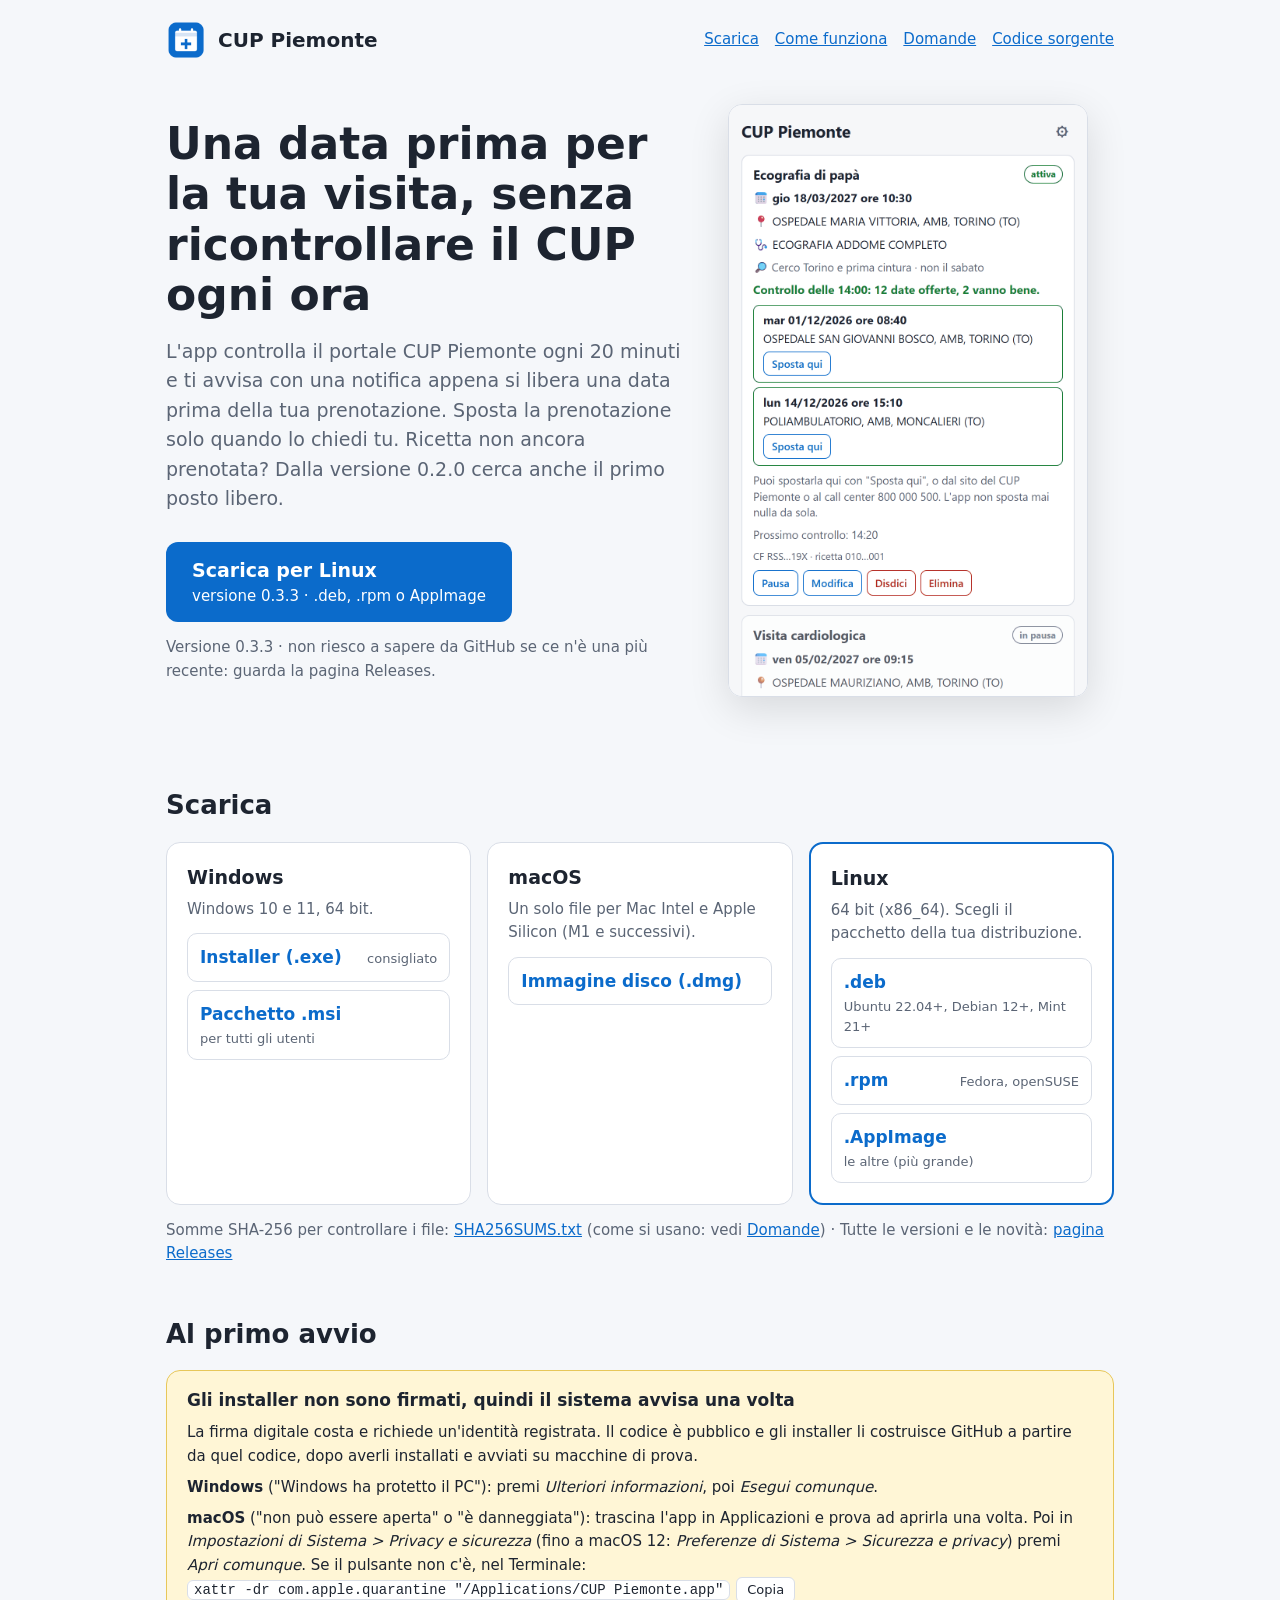
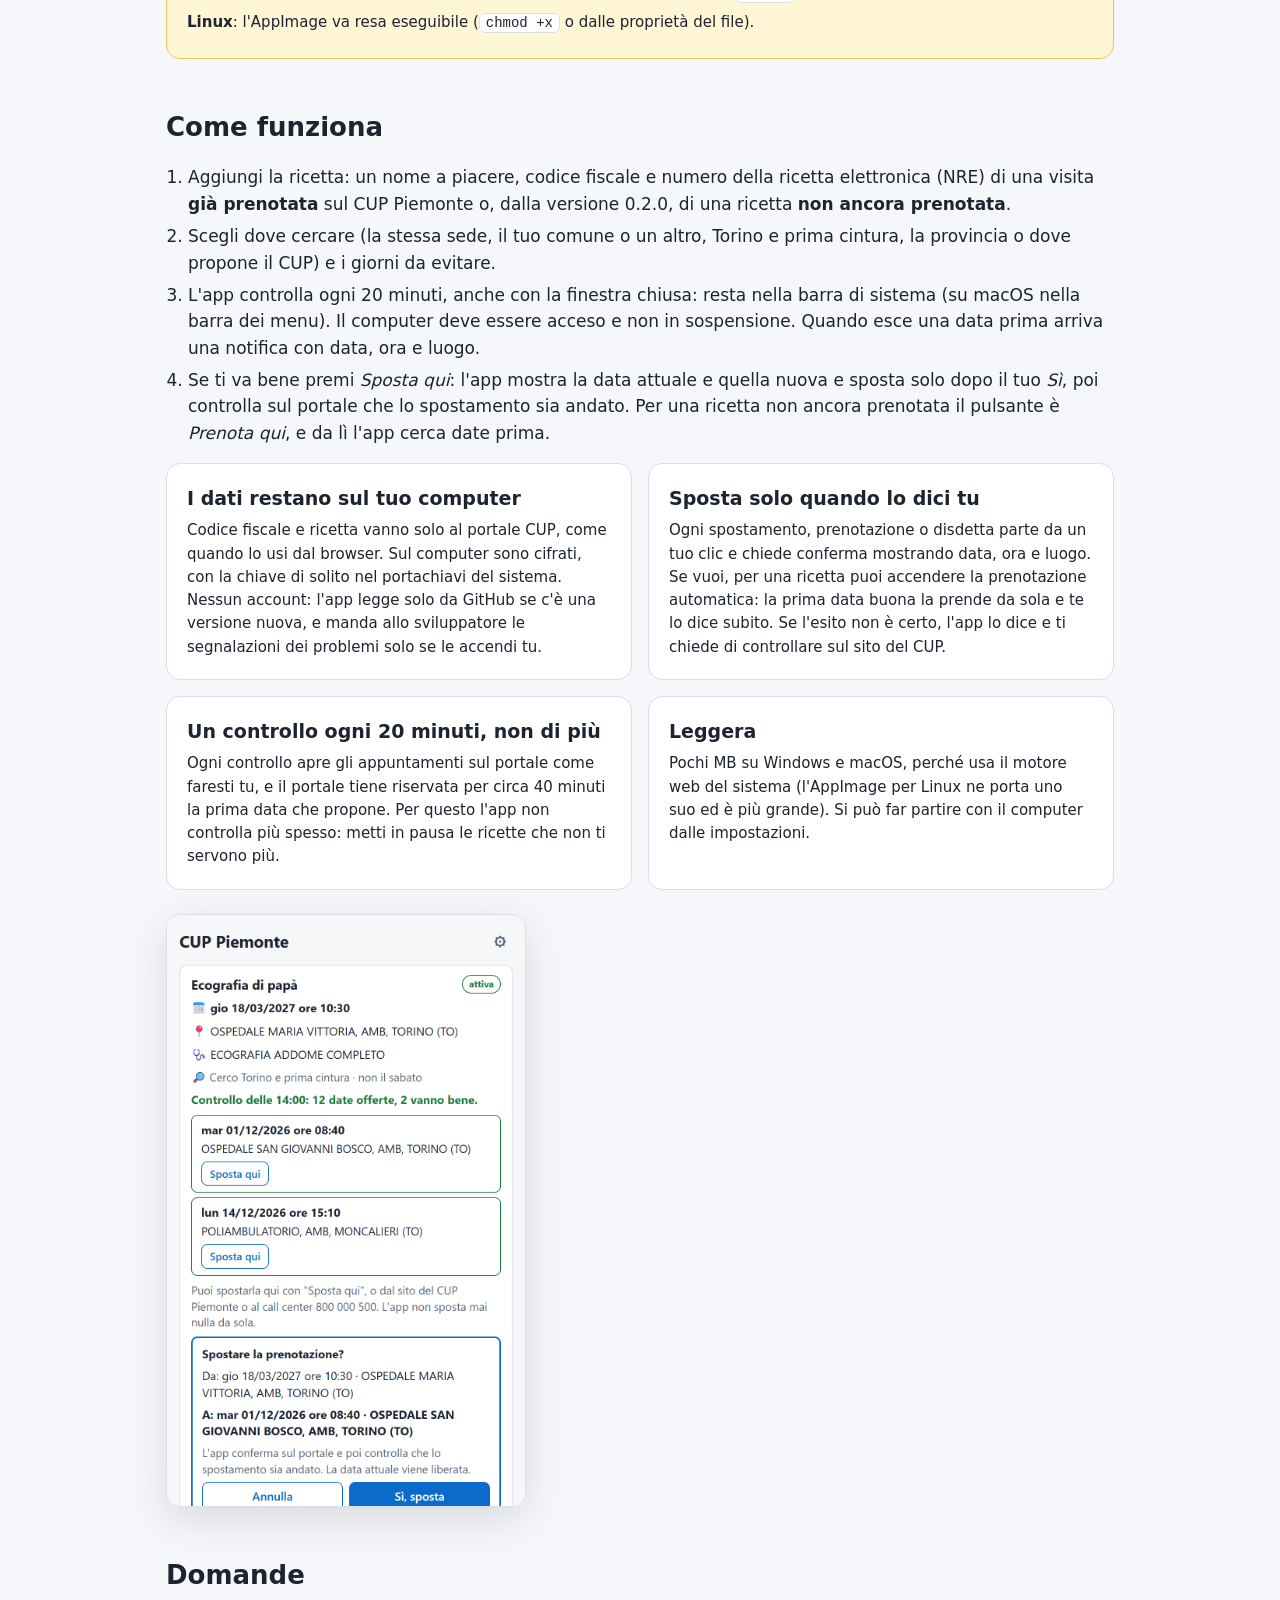
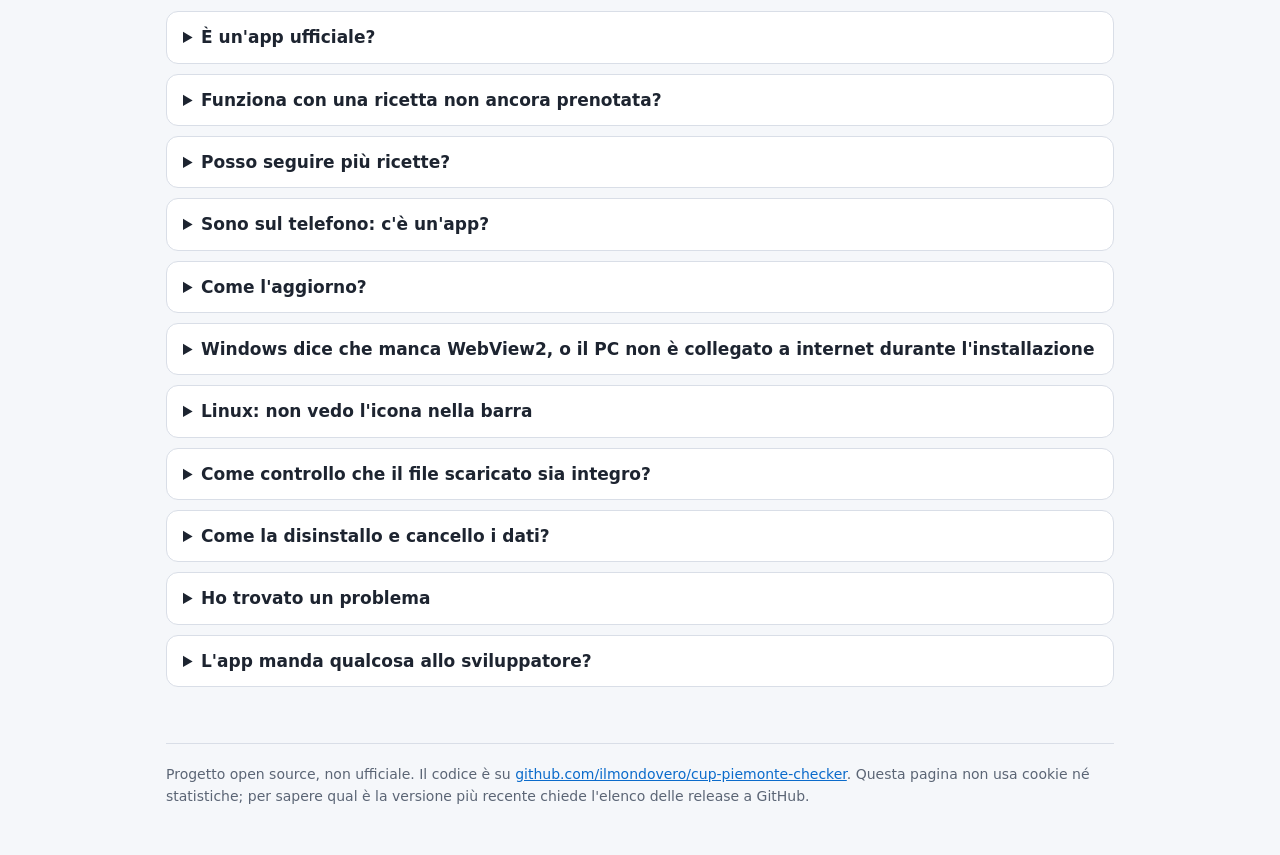
<file: docs/index.html>
<!doctype html>
<html lang="it">
<head>
<meta charset="utf-8">
<meta name="viewport" content="width=device-width, initial-scale=1">
<meta name="color-scheme" content="light dark">
<title>CUP Piemonte: scarica l'app</title>
<meta name="description" content="App gratuita per Windows, macOS e Linux: controlla il CUP Piemonte ogni 20 minuti e ti avvisa quando si libera una data prima della tua prenotazione.">
<meta property="og:title" content="CUP Piemonte: l'app che cerca una data prima">
<meta property="og:description" content="Controlla il CUP Piemonte al posto tuo e ti avvisa quando si libera una data prima. Gratuita, open source, i dati restano sul tuo computer.">
<meta property="og:image" content="https://ilmondovero.github.io/cup-piemonte-checker/img/anteprima.png">
<meta property="og:image:width" content="1280">
<meta property="og:image:height" content="640">
<meta property="og:url" content="https://ilmondovero.github.io/cup-piemonte-checker/">
<meta property="og:type" content="website">
<meta property="og:locale" content="it_IT">
<meta name="twitter:card" content="summary_large_image">
<link rel="icon" href="img/icona.png">
<style>
:root {
  --sfondo: #f5f7fa; --carta: #ffffff; --testo: #1d2430; --tenue: #5b6575; --bordo: #d9dee7;
  --link: #0b6bcb; --pulsante: #0b6bcb; --pulsante-su: #0956a3; --giallo: #fff6d6; --giallo-bordo: #e7c75a;
}
@media (prefers-color-scheme: dark) {
  :root {
    --sfondo: #12161c; --carta: #1b2129; --testo: #e6e9ee; --tenue: #a9b3c1; --bordo: #2f3946;
    --link: #6aaef0; --pulsante: #1d64b0; --pulsante-su: #17548f; --giallo: #2d2814; --giallo-bordo: #7a6420;
  }
}
* { box-sizing: border-box; }
body { margin: 0; background: var(--sfondo); color: var(--testo);
  font: 17px/1.55 system-ui, -apple-system, "Segoe UI", Roboto, Ubuntu, sans-serif; }
a { color: var(--link); }
main { max-width: 980px; margin: 0 auto; padding: 0 16px 48px; }
header.testa { display: flex; align-items: center; gap: 12px; padding: 20px 0; }
header.testa img { width: 40px; height: 40px; }
header.testa b { font-size: 20px; }
header.testa nav { margin-left: auto; display: flex; gap: 16px; font-size: 15px; }
.eroe { display: grid; grid-template-columns: minmax(0, 1.15fr) minmax(0, .85fr); gap: 40px; align-items: center; padding: 24px 0 40px; }
h1 { font-size: clamp(28px, 5vw, 44px); line-height: 1.15; margin: 0 0 16px; }
.sotto { font-size: 19px; color: var(--tenue); margin: 0 0 28px; }
.scarica { display: inline-flex; flex-direction: column; align-items: flex-start; background: var(--pulsante); color: #fff;
  text-decoration: none; padding: 14px 26px; border-radius: 12px; font-weight: 700; font-size: 19px; }
.scarica:hover, .scarica:focus-visible { background: var(--pulsante-su); }
.scarica small { font-weight: 400; font-size: 15px; }
.dopo { margin: 14px 0 0; font-size: 15px; color: var(--tenue); }
.nota { margin: 14px 0 0; font-size: 15px; padding: 10px 14px; border-radius: 10px; background: var(--giallo);
  border: 1px solid var(--giallo-bordo); }
.nota[hidden] { display: none; }
.schermo { display: block; width: 100%; max-width: 360px; height: auto; justify-self: center; border-radius: 14px;
  border: 1px solid var(--bordo); box-shadow: 0 12px 40px rgba(0,0,0,.12); }
h2 { font-size: 26px; margin: 48px 0 16px; }
h3 { margin: 0 0 6px; font-size: 19px; }
.griglia { display: grid; grid-template-columns: repeat(3, minmax(0, 1fr)); gap: 16px; }
.carta { background: var(--carta); border: 1px solid var(--bordo); border-radius: 14px; padding: 20px; }
.carta p { margin: 0 0 12px; color: var(--tenue); font-size: 15px; }
.carta.tuo { border: 2px solid var(--pulsante); }
.file { display: flex; flex-wrap: wrap; justify-content: space-between; gap: 2px 8px; align-items: baseline; padding: 10px 12px;
  border: 1px solid var(--bordo); border-radius: 10px; text-decoration: none; color: var(--testo); margin-top: 8px; }
.file:hover, .file:focus-visible { border-color: var(--link); }
.file b { color: var(--link); }
.file span { color: var(--tenue); font-size: 13px; }
.file.assente { opacity: .55; pointer-events: none; }
.punti { display: grid; grid-template-columns: repeat(2, minmax(0, 1fr)); gap: 16px; }
.punti .carta p { color: var(--testo); margin: 0; }
.avviso { background: var(--giallo); border: 1px solid var(--giallo-bordo); border-radius: 14px; padding: 16px 20px; }
.avviso h3 { font-size: 17px; margin-bottom: 8px; }
.avviso p { margin: 8px 0; font-size: 15px; }
code { font: 14px ui-monospace, SFMono-Regular, Consolas, monospace; background: var(--carta); border: 1px solid var(--bordo);
  border-radius: 6px; padding: 1px 6px; overflow-wrap: anywhere; }
.copia { font: inherit; font-size: 13px; margin-left: 6px; padding: 2px 10px; border-radius: 6px; border: 1px solid var(--bordo);
  background: var(--carta); color: var(--testo); cursor: pointer; }
.passi { padding-left: 22px; } .passi li { margin: 6px 0; }
details { background: var(--carta); border: 1px solid var(--bordo); border-radius: 12px; padding: 12px 16px; margin: 10px 0; }
summary { cursor: pointer; font-weight: 600; }
details p, details ul { font-size: 15px; margin: 10px 0 0; }
details li { margin: 4px 0; }
footer { margin-top: 56px; padding-top: 20px; border-top: 1px solid var(--bordo); color: var(--tenue); font-size: 14px; }
@media (max-width: 760px) {
  .eroe, .griglia, .punti { grid-template-columns: minmax(0, 1fr); }
  .eroe { gap: 24px; padding-top: 8px; }
  header.testa nav { display: none; }
  .scarica { width: 100%; }
}
</style>
</head>
<body>
<main>
  <header class="testa">
    <img src="img/icona.png" alt="">
    <b>CUP Piemonte</b>
    <nav>
      <a href="#scarica">Scarica</a>
      <a href="#come">Come funziona</a>
      <a href="#domande">Domande</a>
      <a href="https://github.com/ilmondovero/cup-piemonte-checker">Codice sorgente</a>
    </nav>
  </header>

  <section class="eroe">
    <div>
      <h1>Una data prima per la tua visita, senza ricontrollare il CUP ogni ora</h1>
      <p class="sotto">L'app controlla il portale CUP Piemonte ogni 20 minuti e ti avvisa con una notifica appena si
        libera una data prima della tua prenotazione. Sposta la prenotazione solo quando lo chiedi tu. Ricetta non
        ancora prenotata? Dalla versione 0.2.0 cerca anche il primo posto libero.</p>
      <a class="scarica" id="principale" href="#scarica">
        <span id="principale-testo">Scarica l'app</span><small id="principale-info">Windows, macOS e Linux</small>
      </a>
      <p class="dopo" id="versione">Versione 0.3.3 (di prova) · gratuita e open source</p>
      <p class="nota" id="nota" hidden></p>
    </div>
    <picture>
      <source srcset="img/app-scuro.png" media="(prefers-color-scheme: dark)">
      <img class="schermo" src="img/app.png" width="460" height="760"
        alt="L'app con una prenotazione e due date prima trovate dal controllo, ognuna con il pulsante Sposta qui">
    </picture>
  </section>

  <section id="scarica">
    <h2>Scarica</h2>
    <div class="griglia">
      <div class="carta" data-os="windows">
        <h3>Windows</h3>
        <p>Windows 10 e 11, 64 bit.</p>
        <a class="file" data-file="setup" href="https://github.com/ilmondovero/cup-piemonte-checker/releases/download/app-v0.3.3/CUP-Piemonte_0.3.3_x64-setup.exe"><b>Installer (.exe)</b><span data-nota="consigliato">consigliato</span></a>
        <a class="file" data-file="msi" href="https://github.com/ilmondovero/cup-piemonte-checker/releases/download/app-v0.3.3/CUP-Piemonte_0.3.3_x64.msi"><b>Pacchetto .msi</b><span data-nota="per tutti gli utenti">per tutti gli utenti</span></a>
      </div>
      <div class="carta" data-os="macos">
        <h3>macOS</h3>
        <p>Un solo file per Mac Intel e Apple Silicon (M1 e successivi).</p>
        <a class="file" data-file="dmg" href="https://github.com/ilmondovero/cup-piemonte-checker/releases/download/app-v0.3.3/CUP-Piemonte_0.3.3_universal.dmg"><b>Immagine disco (.dmg)</b><span data-nota=""></span></a>
      </div>
      <div class="carta" data-os="linux">
        <h3>Linux</h3>
        <p>64 bit (x86_64). Scegli il pacchetto della tua distribuzione.</p>
        <a class="file" data-file="deb" href="https://github.com/ilmondovero/cup-piemonte-checker/releases/download/app-v0.3.3/CUP-Piemonte_0.3.3_amd64.deb"><b>.deb</b><span data-nota="Ubuntu 22.04+, Debian 12+, Mint 21+">Ubuntu 22.04+, Debian 12+, Mint 21+</span></a>
        <a class="file" data-file="rpm" href="https://github.com/ilmondovero/cup-piemonte-checker/releases/download/app-v0.3.3/CUP-Piemonte-0.3.3-1.x86_64.rpm"><b>.rpm</b><span data-nota="Fedora, openSUSE">Fedora, openSUSE</span></a>
        <a class="file" data-file="appimage" href="https://github.com/ilmondovero/cup-piemonte-checker/releases/download/app-v0.3.3/CUP-Piemonte_0.3.3_amd64.AppImage"><b>.AppImage</b><span data-nota="le altre (più grande)">le altre (più grande)</span></a>
      </div>
    </div>
    <p class="dopo">Somme SHA-256 per controllare i file:
      <a data-file="somme" href="https://github.com/ilmondovero/cup-piemonte-checker/releases/download/app-v0.3.3/SHA256SUMS.txt">SHA256SUMS.txt</a>
      (come si usano: vedi <a href="#domande">Domande</a>) ·
      Tutte le versioni e le novità: <a href="https://github.com/ilmondovero/cup-piemonte-checker/releases">pagina Releases</a></p>
  </section>

  <section>
    <h2>Al primo avvio</h2>
    <div class="avviso">
      <h3>Gli installer non sono firmati, quindi il sistema avvisa una volta</h3>
      <p>La firma digitale costa e richiede un'identità registrata. Il codice è pubblico e gli installer li costruisce
        GitHub a partire da quel codice, dopo averli installati e avviati su macchine di prova.</p>
      <p><b>Windows</b> ("Windows ha protetto il PC"): premi <i>Ulteriori informazioni</i>, poi <i>Esegui comunque</i>.</p>
      <p><b>macOS</b> ("non può essere aperta" o "è danneggiata"): trascina l'app in Applicazioni e prova ad aprirla una
        volta. Poi in <i>Impostazioni di Sistema &gt; Privacy e sicurezza</i> (fino a macOS 12: <i>Preferenze di Sistema &gt;
        Sicurezza e privacy</i>) premi <i>Apri comunque</i>. Se il pulsante non c'è, nel Terminale:<br>
        <code id="xattr">xattr -dr com.apple.quarantine "/Applications/CUP Piemonte.app"</code><button class="copia" type="button" data-copia="xattr">Copia</button></p>
      <p><b>Linux</b>: l'AppImage va resa eseguibile (<code>chmod +x</code> o dalle proprietà del file).</p>
    </div>
  </section>

  <section id="come">
    <h2>Come funziona</h2>
    <ol class="passi">
      <li>Aggiungi la ricetta: un nome a piacere, codice fiscale e numero della ricetta elettronica (NRE) di una visita
        <b>già prenotata</b> sul CUP Piemonte o, dalla versione 0.2.0, di una ricetta <b>non ancora prenotata</b>.</li>
      <li>Scegli dove cercare (la stessa sede, il tuo comune o un altro, Torino e prima cintura, la provincia o dove
        propone il CUP) e i giorni da evitare.</li>
      <li>L'app controlla ogni 20 minuti, anche con la finestra chiusa: resta nella barra di sistema (su macOS nella
        barra dei menu). Il computer deve essere acceso e non in sospensione. Quando esce una data prima arriva una
        notifica con data, ora e luogo.</li>
      <li>Se ti va bene premi <i>Sposta qui</i>: l'app mostra la data attuale e quella nuova e sposta solo dopo il tuo
        <i>Sì</i>, poi controlla sul portale che lo spostamento sia andato. Per una ricetta non ancora prenotata il
        pulsante è <i>Prenota qui</i>, e da lì l'app cerca date prima.</li>
    </ol>
    <div class="punti">
      <div class="carta"><h3>I dati restano sul tuo computer</h3>
        <p>Codice fiscale e ricetta vanno solo al portale CUP, come quando lo usi dal browser. Sul computer sono
          cifrati, con la chiave di solito nel portachiavi del sistema. Nessun account: l'app legge solo da GitHub se
          c'è una versione nuova, e manda allo sviluppatore le segnalazioni dei problemi solo se le accendi tu.</p></div>
      <div class="carta"><h3>Sposta solo quando lo dici tu</h3>
        <p>Ogni spostamento, prenotazione o disdetta parte da un tuo clic e chiede conferma mostrando data, ora e
          luogo. Se vuoi, per una ricetta puoi accendere la prenotazione automatica: la prima data buona la prende
          da sola e te lo dice subito. Se l'esito non è certo, l'app lo dice e ti chiede di controllare sul sito
          del CUP.</p></div>
      <div class="carta"><h3>Un controllo ogni 20 minuti, non di più</h3>
        <p>Ogni controllo apre gli appuntamenti sul portale come faresti tu, e il portale tiene riservata per circa 40 minuti
          la prima data che propone. Per questo l'app non controlla più spesso: metti in pausa le ricette che non ti
          servono più.</p></div>
      <div class="carta"><h3>Leggera</h3>
        <p>Pochi MB su Windows e macOS, perché usa il motore web del sistema (l'AppImage per Linux ne porta uno suo ed è
          più grande). Si può far partire con il computer dalle impostazioni.</p></div>
    </div>
    <picture>
      <img class="schermo" src="img/app-conferma.png" width="460" height="760" style="margin-top:24px"
        alt="La conferma prima di spostare: data attuale, data nuova e i pulsanti Annulla e Sì, sposta">
    </picture>
  </section>

  <section id="domande">
    <h2>Domande</h2>
    <details>
      <summary>È un'app ufficiale?</summary>
      <p>No. È un progetto indipendente e gratuito, non collegato alla Regione Piemonte né al CSI Piemonte. Usa il
        portale pubblico <a href="https://cup.isan.csi.it/">cup.isan.csi.it</a> come lo useresti tu.</p>
    </details>
    <details>
      <summary>Funziona con una ricetta non ancora prenotata?</summary>
      <p>Sì, dalla versione 0.2.0: l'app cerca il primo posto libero nella zona che scegli e ti avvisa. Prenota solo se
        premi <i>Prenota qui</i> e confermi, poi continua a cercare date prima. È una funzione nuova: se il portale
        mostra qualcosa di inatteso l'app si ferma senza prenotare e lo scrive. Con la versione 0.1.0 prenota prima la
        visita sul CUP, anche lontana, poi aggiungi la ricetta all'app.</p>
    </details>
    <details>
      <summary>Posso seguire più ricette?</summary>
      <p>Sì, anche di familiari, ognuna con la sua zona e i suoi giorni.</p>
    </details>
    <details>
      <summary>Sono sul telefono: c'è un'app?</summary>
      <p>No, l'app è per il computer (Windows, macOS, Linux). Apri questa pagina dal PC. Nel repository c'è anche un
        bot Telegram, ma va installato su un server proprio: è pensato per chi è pratico.</p>
    </details>
    <details>
      <summary>Come l'aggiorno?</summary>
      <p>Dalla versione 0.3.0 si aggiorna da sola: le versioni nuove sono firmate, si installano 48 ore dopo la
        pubblicazione e mai durante uno spostamento o una prenotazione; prima l'app copia le ricette. Per averla
        subito: ⚙ nell'app, poi "Aggiorna". Con il .msi, il .deb e il .rpm il sistema chiede la password, quindi
        l'app avvisa e aspetta che tocchi "Aggiorna". Chi ha una versione più vecchia installa una volta la nuova
        da questa pagina, sopra la vecchia: le ricette restano.</p>
    </details>
    <details>
      <summary>Windows dice che manca WebView2, o il PC non è collegato a internet durante l'installazione</summary>
      <p>L'installer scarica da solo WebView2 (il motore web di Microsoft, già presente in Windows 11 e nei Windows 10
        aggiornati). Se non ci riesce, installa il "programma di installazione autonomo Evergreen" dalla
        <a href="https://developer.microsoft.com/microsoft-edge/webview2/">pagina di WebView2</a>, poi riprova.</p>
    </details>
    <details>
      <summary>Linux: non vedo l'icona nella barra</summary>
      <p>Su GNOME (Ubuntu la mostra già, Fedora e Debian no) serve l'estensione "AppIndicator and KStatusNotifierItem
        Support". Senza, la finestra si riapre lanciando di nuovo l'app; per chiuderla del tutto:
        <code>pkill -x cup-piemonte</code>.</p>
    </details>
    <details>
      <summary>Come controllo che il file scaricato sia integro?</summary>
      <p>Confronta la sua somma SHA-256 con quella in <a href="https://github.com/ilmondovero/cup-piemonte-checker/releases/download/app-v0.3.3/SHA256SUMS.txt" data-file="somme">SHA256SUMS.txt</a>:</p>
      <ul>
        <li>Windows (PowerShell): <code>Get-FileHash .\nome-del-file -Algorithm SHA256</code></li>
        <li>macOS: <code>shasum -a 256 -c SHA256SUMS.txt --ignore-missing</code></li>
        <li>Linux: <code>sha256sum -c SHA256SUMS.txt --ignore-missing</code></li>
      </ul>
    </details>
    <details>
      <summary>Come la disinstallo e cancello i dati?</summary>
      <p>Prima, nell'app, elimina le ricette e spegni l'avvio con il computer. Poi disinstalla come le altre app
        (Windows: <i>Impostazioni &gt; App</i>; macOS: sposta l'app nel Cestino; Linux: dal gestore pacchetti o
        cancellando l'AppImage). Le ricette cifrate e il registro restano in queste cartelle, da cancellare a mano:</p>
      <ul>
        <li>Windows: <code>%APPDATA%\io.github.ilmondovero.cup</code> e <code>%LOCALAPPDATA%\io.github.ilmondovero.cup</code></li>
        <li>macOS: <code>~/Library/Application Support/io.github.ilmondovero.cup</code> e <code>~/Library/Logs/io.github.ilmondovero.cup</code></li>
        <li>Linux: <code>~/.local/share/io.github.ilmondovero.cup</code></li>
      </ul>
      <p>La chiave di cifratura sta nel portachiavi del sistema (Gestione credenziali di Windows, Accesso Portachiavi
        su macOS, Secret Service su Linux) alla voce <code>cup-piemonte</code>, utente <code>chiave-archivio</code>.</p>
    </details>
    <details>
      <summary>Ho trovato un problema</summary>
      <p>Segnalalo nelle <a href="https://github.com/ilmondovero/cup-piemonte-checker/issues/new/choose">Issues</a> del
        progetto. La pagina è pubblica: non scrivere mai codice fiscale, numero della ricetta o dati della visita.</p>
    </details>
    <details>
      <summary>L'app manda qualcosa allo sviluppatore?</summary>
      <p>Solo se lo scegli. Dalla versione 0.3.1, in ⚙ c'è "Invia allo sviluppatore le segnalazioni dei problemi",
        spenta all'inizio. Accesa, quando l'app ha un problema serio (un errore interno, un avvio o un aggiornamento
        non riuscito, una pagina del portale che non riconosce, un esito incerto) manda versione, sistema, che cosa
        è successo e le ultime righe del registro. Il registro non contiene mai codice fiscale, numero della
        ricetta, nomi o luoghi; prima di mandare l'app toglie anche codici fiscali, numeri di ricetta, date, orari,
        email, telefoni e percorsi delle cartelle. L'indirizzo del server è dentro l'app (chi la smonta lo trova) e
        il server accetta solo poche segnalazioni al giorno. Puoi spegnerla quando vuoi.</p>
    </details>
  </section>

  <footer>
    Progetto open source, non ufficiale. Il codice è su
    <a href="https://github.com/ilmondovero/cup-piemonte-checker">github.com/ilmondovero/cup-piemonte-checker</a>.
    Questa pagina non usa cookie né statistiche; per sapere qual è la versione più recente chiede l'elenco delle release a GitHub.
  </footer>
</main>

<script>
(function () {
  "use strict";
  var REPO = "ilmondovero/cup-piemonte-checker";
  var DOWNLOAD = "https://github.com/" + REPO + "/releases/download/";
  // la versione dei link scritti qui sopra: restano quelli se GitHub non risponde
  var RISERVA = "0.3.3";
  var TIPI = { setup: /-setup\.exe$/, msi: /\.msi$/, dmg: /\.dmg$/, deb: /\.deb$/, rpm: /\.rpm$/,
    appimage: /\.AppImage$/, somme: /^SHA256SUMS\.txt$/ };
  var ua = navigator.userAgent || "";

  function sistema() {
    if (/Android|iPhone|iPad|iPod/i.test(ua) || (/Macintosh/.test(ua) && (navigator.maxTouchPoints > 1 || "ontouchend" in document))) return "mobile";
    if (/Windows/i.test(ua)) return "windows";
    if (/Mac OS X|Macintosh/i.test(ua)) return "macos";
    if (/CrOS/.test(ua)) return "chromeos";
    if (/Linux|X11/i.test(ua)) return /aarch64|arm/i.test(ua) ? "linux-arm" : "linux";
    return null;
  }
  var os = sistema();

  function mb(byte) { return byte ? (byte / 1e6).toFixed(1).replace(".", ",") + " MB" : ""; }

  function nota(testo) {
    var n = document.getElementById("nota");
    n.textContent = testo;
    n.hidden = false;
  }

  function evidenzia(nome) {
    var carta = document.querySelector('.carta[data-os="' + nome + '"]');
    if (carta) carta.classList.add("tuo");
  }

  // il pulsante grande: il file giusto quando c'e' una scelta sola, altrimenti l'elenco
  function pulsante(file, v) {
    var a = document.getElementById("principale");
    var testo = document.getElementById("principale-testo"), info = document.getElementById("principale-info");
    var diretto = { windows: ["setup", "Scarica per Windows"], macos: ["dmg", "Scarica per macOS"] }[os];
    if (diretto && file[diretto[0]]) {
      a.href = file[diretto[0]].url;
      testo.textContent = diretto[1];
      info.textContent = "versione " + v + (file[diretto[0]].size ? " · " + mb(file[diretto[0]].size) : "");
      evidenzia(os);
    } else if (os === "linux") {
      a.href = "#scarica";
      testo.textContent = "Scarica per Linux";
      info.textContent = "versione " + v + " · .deb, .rpm o AppImage";
      evidenzia("linux");
    } else if (os === "chromeos") {
      a.href = "#scarica";
      testo.textContent = "Scarica per Chromebook";
      info.textContent = "pacchetto .deb, con l'ambiente Linux";
      evidenzia("linux");
      nota("Sui Chromebook l'app gira nell'ambiente di sviluppo Linux (Impostazioni > Sviluppatori): attivalo e installa il .deb.");
    } else if (os === "linux-arm") {
      a.href = "#scarica";
      info.textContent = "versione " + v;
      nota("Per Linux c'è solo la versione per processori x86_64: su ARM (per esempio Raspberry Pi) non parte.");
    } else if (os === "mobile") {
      a.href = "#scarica";
      testo.textContent = "Vedi i file per il computer";
      nota("Sei su un telefono o un tablet: l'app è per il computer. Apri questa pagina dal PC o dal Mac.");
    }
  }

  // i link scritti nella pagina (versione di riserva): stessi dati che arriverebbero da GitHub, senza dimensioni
  function riserva() {
    var file = {};
    document.querySelectorAll("a.file[data-file]").forEach(function (a) { file[a.dataset.file] = { url: a.href }; });
    return file;
  }

  function aggiorna(file, v, prova) {
    document.querySelectorAll("[data-file]").forEach(function (a) {
      var f = file[a.dataset.file], s = a.querySelector("span");
      if (!f) { // questa versione non ha quel file
        if (a.classList.contains("file")) { a.classList.add("assente"); a.removeAttribute("href"); }
        if (s) s.textContent = "non disponibile in questa versione";
        return;
      }
      a.href = f.url;
      if (s) s.textContent = [s.dataset.nota, mb(f.size)].filter(Boolean).join(" · ");
    });
    document.getElementById("versione").textContent = "Versione " + v + (prova ? " (di prova)" : "") +
      " · gratuita e open source";
    pulsante(file, v);
  }

  pulsante(riserva(), RISERVA);

  fetch("https://api.github.com/repos/" + REPO + "/releases?per_page=30", { headers: { Accept: "application/vnd.github+json" } })
    .then(function (r) { if (!r.ok) throw new Error(r.status); return r.json(); })
    .then(function (elenco) {
      // la piu' recente dell'app, anche se e' una versione di prova
      var rel = elenco.filter(function (x) { return !x.draft && /^app-v/.test(x.tag_name); })[0];
      if (!rel) throw new Error("nessuna release");
      var file = {}, base = DOWNLOAD + rel.tag_name + "/";
      rel.assets.forEach(function (a) {
        if (a.browser_download_url.indexOf(base) !== 0) return; // solo file di questo repository
        Object.keys(TIPI).forEach(function (k) {
          if (TIPI[k].test(a.name)) file[k] = { url: a.browser_download_url, size: a.size };
        });
      });
      aggiorna(file, rel.tag_name.replace(/^app-v/, ""), rel.prerelease);
    })
    .catch(function () {
      document.getElementById("versione").textContent = "Versione " + RISERVA +
        " · non riesco a sapere da GitHub se ce n'è una più recente: guarda la pagina Releases.";
    });

  document.querySelectorAll("[data-copia]").forEach(function (b) {
    b.addEventListener("click", function () {
      var t = document.getElementById(b.dataset.copia).textContent;
      if (navigator.clipboard) navigator.clipboard.writeText(t).then(function () { b.textContent = "Copiato"; });
    });
  });
})();
</script>
</body>
</html>
</file>
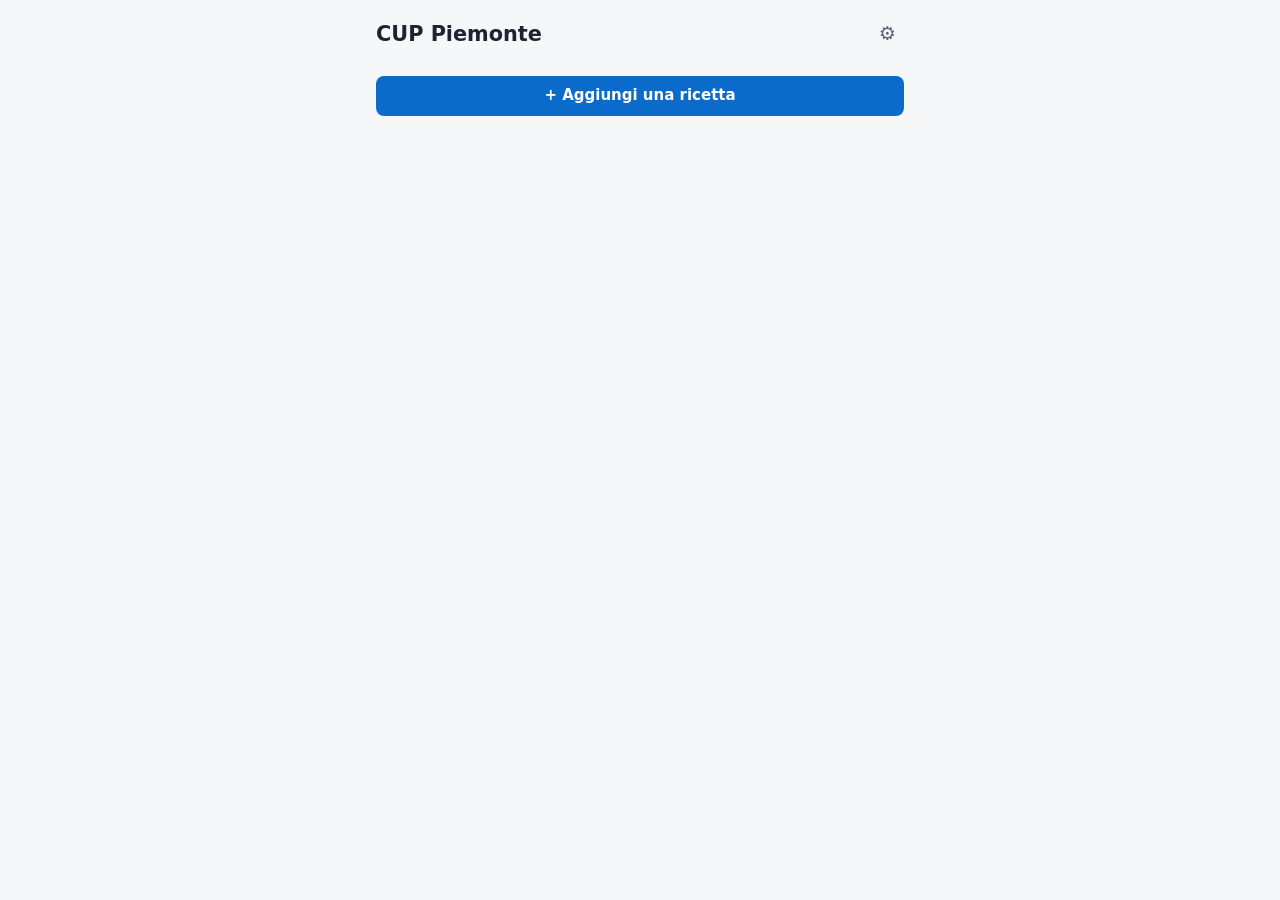
<file: app/desktop/ui/index.html>
<!doctype html>
<html lang="it">
<head>
  <meta charset="utf-8">
  <meta name="viewport" content="width=device-width, initial-scale=1">
  <title>CUP Piemonte</title>
  <link rel="stylesheet" href="stile.css">
</head>
<body>
  <main>
    <header>
      <h1>CUP Piemonte</h1>
      <button type="button" id="apri-impostazioni" class="icona" aria-expanded="false" title="Impostazioni">⚙</button>
    </header>

    <section id="impostazioni" class="avviso" hidden>
      <label class="riga"><input type="checkbox" id="avvio"> Avvia con il computer (nella barra di sistema)</label>
      <p id="protezione" class="nota"></p>
      <div id="aggiornamenti">
        <label class="riga" id="riga-agg-auto"><input type="checkbox" id="agg-auto"> Installa da sola le versioni
          nuove (consigliato)</label>
        <p class="nota"><b id="agg-versione"></b> · <span id="agg-testo"></span></p>
        <div class="pulsanti">
          <button type="button" id="agg-controlla" class="secondario">Controlla ora</button>
          <button type="button" id="agg-aggiorna" hidden></button>
        </div>
      </div>
      <div id="segnalazioni">
        <label class="riga"><input type="checkbox" id="segn-accese"> Invia allo sviluppatore le segnalazioni dei
          problemi</label>
        <p class="nota">Se l'app ha un problema serio manda versione, sistema, che cosa è successo e le ultime righe
          del registro. Il registro non contiene mai codice fiscale, numero ricetta, nomi o luoghi; prima di mandare
          l'app toglie anche date, orari, email, telefoni e percorsi delle cartelle. <span id="segn-testo"></span></p>
      </div>
      <p id="messo-da-parte" class="errore" hidden></p>
      <details id="dettagli-registro">
        <summary>Registro dell'app</summary>
        <p class="nota">Cosa ha fatto l'app e quando: controlli, durate, errori, notifiche. Resta su questo computer,
          senza codice fiscale né ricetta. File: <span id="file-registro"></span></p>
        <pre id="registro"></pre>
      </details>
    </section>

    <p id="avviso" class="errore" role="alert" hidden></p>
    <p id="messaggio" role="status" hidden></p>

    <section id="ricette" aria-live="polite"></section>
    <p id="vuoto" class="nota" hidden>Nessuna ricetta. Aggiungine una: l'app controlla le date ogni 20 minuti e ti avvisa
      con una notifica quando ne esce una prima della tua prenotazione o, se la ricetta non è ancora prenotata, quando
      c'è un posto libero.</p>

    <button type="button" id="nuova">+ Aggiungi una ricetta</button>

    <form id="modulo" class="avviso" autocomplete="off" hidden>
      <h2 id="titolo-modulo">Nuova ricetta</h2>
      <label>Nome
        <input name="nome" maxlength="30" required placeholder="Per esempio: Papà, Ecografia">
      </label>
      <div id="credenziali">
        <label>Codice fiscale
          <input name="cf" maxlength="16" spellcheck="false" autocapitalize="characters" class="maiuscolo">
        </label>
        <label>Numero ricetta (NRE)
          <input name="nre" maxlength="20" spellcheck="false" autocapitalize="characters" class="maiuscolo"
                 placeholder="010A0 0000000001">
        </label>
      </div>
      <fieldset id="contatti">
        <legend>Contatti per il CUP (facoltativi)</legend>
        <label>Email
          <input name="email" inputmode="email"spellcheck="false" autocapitalize="off"
                 placeholder="nome@esempio.it">
        </label>
        <label>Cellulare
          <input name="cellulare" type="tel"placeholder="333 123 4567">
        </label>
        <button type="button" id="stessi-contatti" class="secondario" hidden>Usa gli stessi contatti</button>
        <p class="nota">Il CUP ti manda la conferma e il promemoria per email, e gli SMS al cellulare; facoltativi.
          Restano cifrati su questo computer e vanno solo al portale, quando sposti o prenoti con l'app.</p>
      </fieldset>
      <fieldset>
        <legend>Dove cerco</legend>
        <select name="dove">
          <option value="comune" selected>Nel comune della prenotazione</option>
          <option value="cintura">Torino e prima cintura</option>
          <option value="altro">In un altro comune…</option>
          <option value="provincia">Nella provincia della prenotazione</option>
          <option value="sede">Solo nella sede della prenotazione</option>
          <option value="tutte">Dove propone il CUP</option>
        </select>
        <input name="valore" placeholder="Comune, o più comuni separati da virgole" hidden spellcheck="false">
      </fieldset>
      <fieldset>
        <legend>Giorni da evitare</legend>
        <div class="giorni">
          <label><input type="checkbox" name="evita" value="0">lun</label>
          <label><input type="checkbox" name="evita" value="1">mar</label>
          <label><input type="checkbox" name="evita" value="2">mer</label>
          <label><input type="checkbox" name="evita" value="3">gio</label>
          <label><input type="checkbox" name="evita" value="4">ven</label>
          <label><input type="checkbox" name="evita" value="5">sab</label>
          <label><input type="checkbox" name="evita" value="6">dom</label>
        </div>
      </fieldset>
      <fieldset>
        <legend>Prenotazione automatica</legend>
        <label class="riga"><input type="checkbox" name="automatica"> ⚡ Prenota da sola la prima data buona</label>
        <p class="nota">Se la accendi, quando un controllo trova una data che va bene (prima della prenotazione, dove
          cerchi e nei giorni che non eviti, mai per oggi) l'app la prenota subito, senza aspettare il tuo tocco: le
          date buone spariscono in pochi minuti. La prenotazione attuale viene sostituita e la data vecchia si perde.
          Se poi non puoi andare, disdici o sposta almeno 2 giorni lavorativi prima, altrimenti si paga l'intera
          prestazione. Ti avvisa subito con data, ora e luogo. Ogni data la prova una volta sola. Si spegne da sola
          se l'esito non è certo, se il portale risponde in un modo inatteso, dopo una disdetta e se la ricetta
          risulta prenotata da un'altra parte.</p>
      </fieldset>
      <label class="riga" id="riga-attiva"><input type="checkbox" name="attiva" checked> Inizia subito a cercare</label>
      <p class="nota">Ricetta non ancora prenotata? L'app cerca il primo posto libero e lo prenota quando tocchi
        "Prenota qui", o da sola con la prenotazione automatica. Finché non è prenotata, "nel comune", "nella
        provincia" o "nella sede della prenotazione" valgono come "Dove propone il CUP": per un comune preciso
        scegli "In un altro comune…".</p>
      <p class="nota">Ogni controllo apre gli appuntamenti sul portale: la data che il portale propone resta bloccata
        per circa 40 minuti, anche per te dal sito del CUP. Per questo l'app controlla ogni ricetta al massimo ogni
        20 minuti. Senza la prenotazione automatica non sposta né prenota mai nulla da sola: lo fai tu, con "Sposta
        qui" o "Prenota qui" su una data trovata. Se segui la stessa ricetta anche con il bot Telegram, usa uno
        solo dei due.</p>
      <div class="pulsanti">
        <button type="button" id="annulla" class="secondario">Annulla</button>
        <button type="submit" id="salva">Salva</button>
      </div>
    </form>
  </main>
  <script src="app.js"></script>
</body>
</html>
</file>
<file: app/desktop/ui/stile.css>
:root {
  --sfondo: #f6f7f9;
  --testo: #1d2330;
  --tenue: #5b6475;
  --scheda: #ffffff;
  --bordo: #d9dde5;
  --accento: #0b6bcb;
  --buono: #1a7f37;
  --errore: #b3261e;
  color-scheme: light dark;
}

@media (prefers-color-scheme: dark) {
  :root {
    --sfondo: #15181e;
    --testo: #e6e9ef;
    --tenue: #9aa3b2;
    --scheda: #1f242c;
    --bordo: #333a45;
    --accento: #5aa9f5;
    --buono: #57c26f;
    --errore: #f2b8b5;
  }
}

* { box-sizing: border-box; }

body {
  margin: 0;
  background: var(--sfondo);
  color: var(--testo);
  font: 15px/1.45 system-ui, -apple-system, "Segoe UI", Ubuntu, sans-serif;
}

main { max-width: 560px; margin: 0 auto; padding: 16px; display: grid; gap: 12px; }
header { display: flex; align-items: center; justify-content: space-between; }
h1 { font-size: 1.3rem; margin: 0; }
h2 { font-size: 1.05rem; margin: 0; }
p { margin: 0; }
.nota { color: var(--tenue); font-size: 0.9rem; }
.piccola { font-size: 0.8rem; }
.errore { color: var(--errore); font-weight: 600; }

button {
  font: inherit;
  font-weight: 600;
  padding: 9px 12px;
  border: 0;
  border-radius: 8px;
  background: var(--accento);
  color: #fff;
  cursor: pointer;
}
button:disabled { opacity: 0.6; cursor: wait; }
button.secondario { background: transparent; color: var(--accento); border: 1px solid var(--accento); }
button.pericolo { color: var(--errore); border-color: var(--errore); }
button.pericolo-pieno { background: var(--errore); color: var(--scheda); }
button.icona { background: transparent; color: var(--tenue); font-size: 1.2rem; padding: 4px 8px; }
button.copia {
  background: transparent; color: var(--accento); border: 1px solid var(--accento);
  font-size: 0.75rem; padding: 1px 7px; border-radius: 6px; vertical-align: baseline;
}

.avviso, .scheda {
  border: 1px solid var(--bordo);
  border-radius: 10px;
  padding: 12px 14px;
  background: var(--scheda);
  display: grid;
  gap: 8px;
}
.avviso { border-left: 4px solid var(--accento); }

#ricette { display: grid; gap: 12px; }
.scheda.ferma { opacity: 0.75; }
.testa { display: flex; align-items: center; justify-content: space-between; gap: 8px; }
.pillola { font-size: 0.75rem; font-weight: 700; padding: 2px 8px; border-radius: 999px; border: 1px solid; }
.pillola.attiva { color: var(--buono); }
.pillola.pausa { color: var(--tenue); }
.pillola.corso { color: var(--accento); }
.quando { font-weight: 700; }
.stato.buone { color: var(--buono); font-weight: 700; }
.azioni { display: flex; flex-wrap: wrap; gap: 6px; }
.azioni button { padding: 6px 10px; font-size: 0.85rem; }

form { display: grid; gap: 12px; }
#credenziali { display: grid; gap: 12px; }
label { display: grid; gap: 4px; font-weight: 600; font-size: 0.9rem; }
label.riga { display: flex; align-items: center; gap: 8px; font-weight: 400; }
input, select {
  font: inherit;
  padding: 8px 10px;
  border: 1px solid var(--bordo);
  border-radius: 8px;
  background: var(--scheda);
  color: var(--testo);
}
input.maiuscolo { text-transform: uppercase; }
input[type=checkbox] { padding: 0; margin: 0; }
[hidden] { display: none !important; }
fieldset { border: 0; padding: 0; margin: 0; display: grid; gap: 6px; }
legend { font-weight: 600; font-size: 0.9rem; padding: 0; margin-bottom: 4px; }
.giorni { display: flex; flex-wrap: wrap; gap: 6px 12px; }
.giorni label { display: flex; align-items: center; gap: 4px; font-weight: 400; }
.pulsanti { display: grid; grid-template-columns: 1fr 1fr; gap: 8px; }

details summary { cursor: pointer; font-weight: 600; font-size: 0.9rem; }
details[open] { display: grid; gap: 6px; }
pre#registro {
  margin: 0;
  max-height: 220px;
  overflow: auto;
  font: 0.75rem/1.4 ui-monospace, "Cascadia Mono", Menlo, monospace;
  white-space: pre-wrap;
  color: var(--tenue);
}
#file-registro { word-break: break-all; }
/* "Prenotazione fatta: ..." e, a capo, dove il CUP manda la conferma */
#messaggio { white-space: pre-line; }

ul.date { list-style: none; padding: 0; margin: 0; display: grid; gap: 6px; }
ul.date li {
  display: grid;
  gap: 2px;
  padding: 8px 12px;
  border-radius: 8px;
  border: 1px solid var(--buono);
}
ul.date .dove { font-size: 0.9rem; }
ul.date li button { justify-self: start; margin-top: 4px; padding: 5px 10px; font-size: 0.85rem; }
.conferma {
  display: grid;
  gap: 6px;
  padding: 10px 12px;
  border-radius: 8px;
  border: 2px solid var(--accento);
}
.conferma.incerta { border-color: var(--errore); }
.conferma .titolo { font-weight: 700; }
.conferma .pulsanti button { padding: 7px 10px; }
details.note summary { font-size: 0.85rem; color: var(--tenue); }
.nota.automatica { color: var(--accento); font-weight: 600; }
</file>
